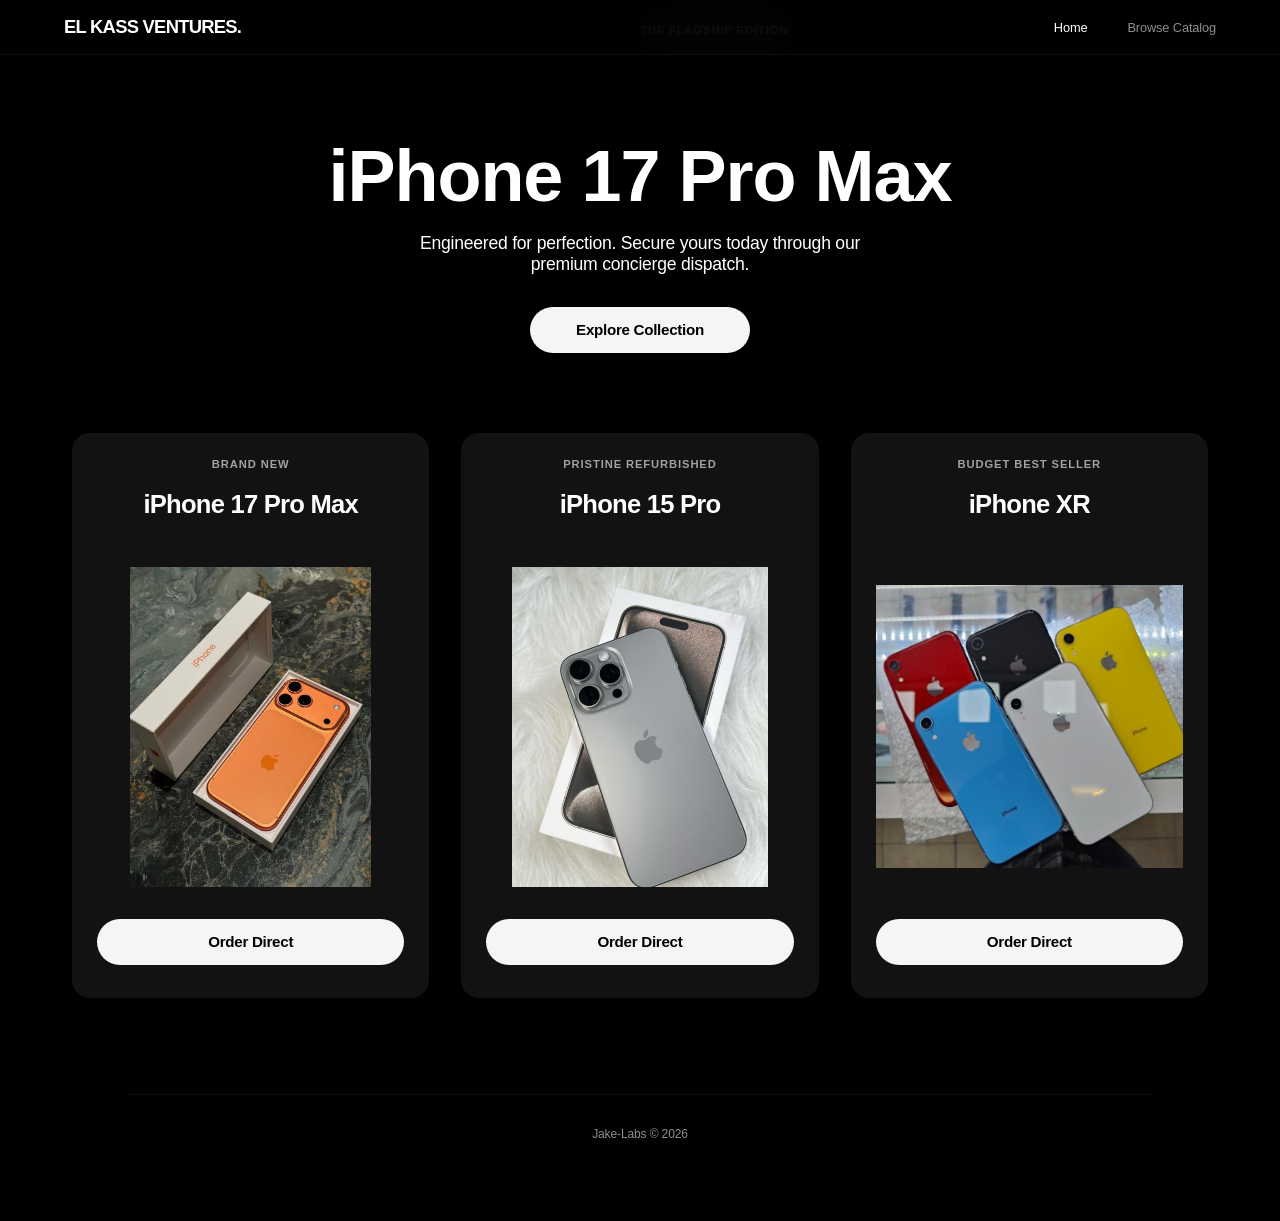
<file: index.html>
<!DOCTYPE html>
<html lang="en">
<head>
  <meta charset="UTF-8">
  <title>EL KASS VENTURES | Premium Apple Marketplace</title>
  <meta name="viewport" content="width=device-width, initial-scale=1.0">
  <link rel="stylesheet" href="style.css">
</head>
<body>

<header>
  <nav class="navbar">
    <a href="index.html" class="logo">EL KASS VENTURES.</a>
    <ul class="nav-links">
      <li><a href="index.html" class="active">Home</a></li>
      <li><a href="shop.html">Browse Catalog</a></li>
    </ul>
  </nav>
</header>

<section class="catalog-section" style="text-align: center; border-bottom: 1px solid var(--border-line);">
  <span class="item-badge" style="color: var(--text-muted)">The Flagship Edition</span>
  <h1 style="font-size: clamp(2.3rem, 6vw, 4.5rem); font-weight: 600; letter-spacing: -1px; margin-bottom: 1rem;">iPhone 17 Pro Max</h1>
  <p style="color: var(--text-muted); max-width: 500px; margin: 0 auto 2rem auto; font-size: 1.1rem;">Engineered for perfection. Secure yours today through our premium concierge dispatch.</p>
  <a href="shop.html" class="action-cta" style="max-width: 220px; margin: 0 auto;">Explore Collection</a>
</section>

<section class="catalog-section">
  <div class="grid-system">
    
    <div class="product-panel">
      <span class="item-badge">Brand New</span>
      <h3 class="panel-title">iPhone 17 Pro Max</h3>
      <img src="images/iphone17promax.jpg" alt="iPhone 17 Pro Max">
      <a href="checkout.html?model=iPhone%2017%20Pro%20Max" class="action-cta">Order Direct</a>
    </div>

    <div class="product-panel">
      <span class="item-badge">Pristine Refurbished</span>
      <h3 class="panel-title">iPhone 15 Pro</h3>
      <img src="images/iphone15pro.jpg" alt="iPhone 15 Pro">
      <a href="checkout.html?model=iPhone%2015%20Pro" class="action-cta">Order Direct</a>
    </div>

    <div class="product-panel">
      <span class="item-badge">Budget Best Seller</span>
      <h3 class="panel-title">iPhone XR</h3>
      <img src="images/iphonexr.jpg" alt="iPhone XR">
      <a href="checkout.html?model=iPhone%20XR" class="action-cta">Order Direct</a>
    </div>

  </div>
</section>

<footer>Jake-Labs © 2026</footer>
</body>
</html>
</file>
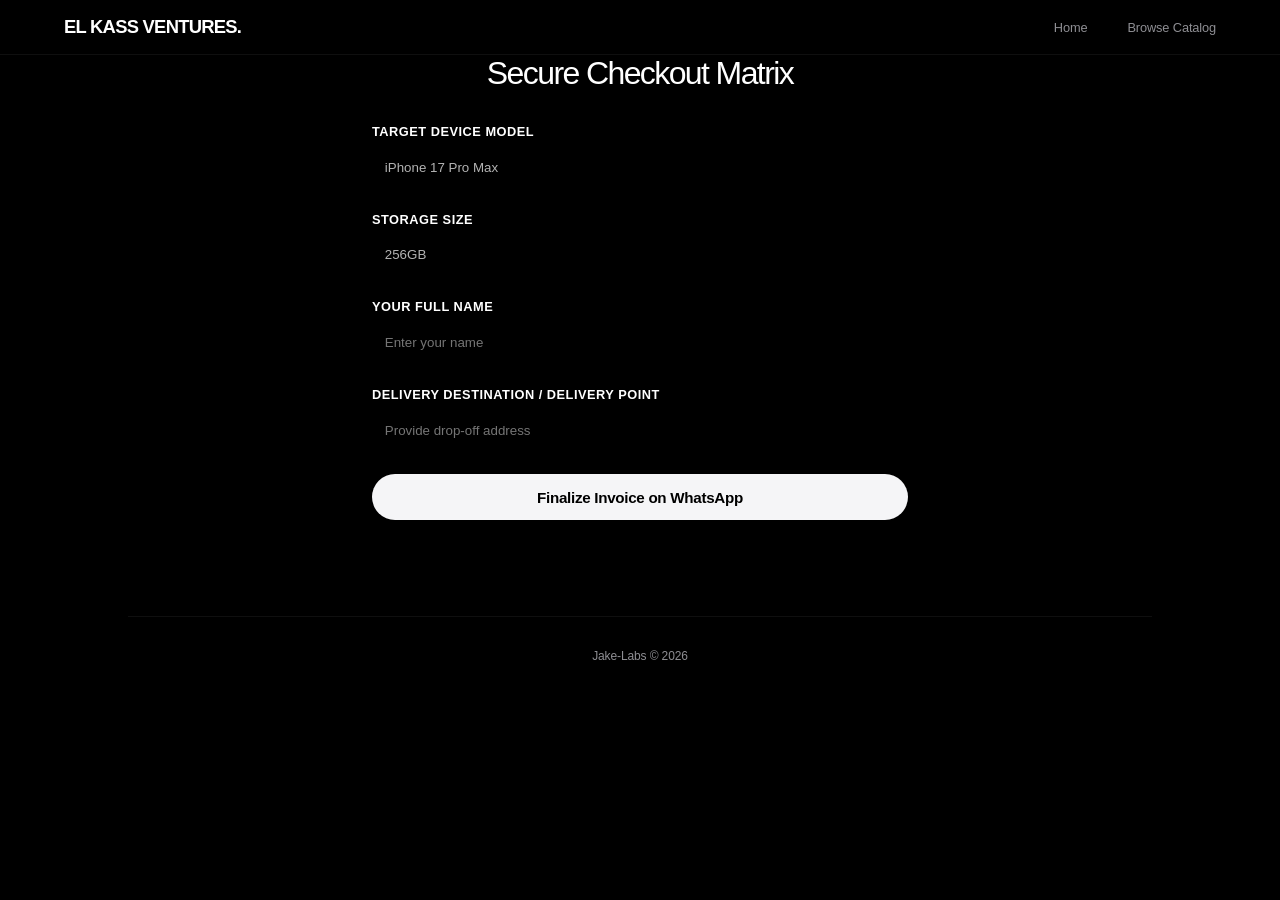
<file: checkout.html>
<!DOCTYPE html>
<html lang="en">
<head>
  <meta charset="UTF-8">
  <title>Direct Verification | EL KASS VENTURES</title>
  <meta name="viewport" content="width=device-width, initial-scale=1.0">
  <link rel="stylesheet" href="style.css">
  <style>
    .form-group { margin-bottom: 1.5rem; }
    label { display: block; font-size: 0.8rem; color: var(--text-muted); margin-bottom: 0.5rem; text-transform: uppercase; letter-spacing: 0.5px; }
    input { width: 100%; background: var(--panel-bg); border: 1px solid var(--border-line); padding: 0.8rem; color: var(--text-main); font-family: var(--font-system); }
    input:focus { border-color: var(--accent-blue); outline: none; }
  </style>
</head>
<body>

<header>
  <nav class="navbar">
    <a href="index.html" class="logo">EL KASS VENTURES.</a>
    <ul class="nav-links">
      <li><a href="index.html">Home</a></li>
      <li><a href="shop.html">Browse Catalog</a></li>
    </ul>
  </nav>
</header>

<section class="catalog-section" style="max-width: 600px; margin: 0 auto;">
  <h2 style="font-size: 2rem; font-weight: 500; margin-bottom: 2rem;">Secure Checkout Matrix</h2>
  
  <form id="orderForm">
    <div class="form-group">
      <label>Target Device Model</label>
      <input type="text" id="deviceModel" readonly style="opacity: 0.7; cursor: not-allowed;">
    </div>

    <div class="form-group">
      <label>Storage Size</label>
      <input type="text" id="deviceStorage" readonly style="opacity: 0.7; cursor: not-allowed;">
    </div>

    <div class="form-group">
      <label>Your Full Name</label>
      <input type="text" id="customerName" placeholder="Enter your name" required>
    </div>

    <div class="form-group">
      <label>Delivery Destination / Delivery Point</label>
      <input type="text" id="customerLocation" placeholder="Provide drop-off address" required>
    </div>

    <button type="submit" class="action-cta" style="cursor: pointer; margin-top: 1rem;">Finalize Invoice on WhatsApp</button>
  </form>
</section>

<script>
  const urlParams = new URLSearchParams(window.location.search);
  const selectedModel = urlParams.get('model') || "iPhone 17 Pro Max";
  const selectedStorage = urlParams.get('storage') || "256GB";

  document.getElementById('deviceModel').value = decodeURIComponent(selectedModel);
  document.getElementById('deviceStorage').value = decodeURIComponent(selectedStorage);

  document.getElementById('orderForm').addEventListener('submit', function(e) {
    e.preventDefault();
    
    const STORE_WHATSAPP = "233556770503"; 
    
    const model = document.getElementById('deviceModel').value;
    const storage = document.getElementById('deviceStorage').value;
    const name = document.getElementById('customerName').value;
    const location = document.getElementById('customerLocation').value;
    
    const message = `✨ NEW ORDER | EL KASS VENTURES ✨\n\n` +
                    `📱 Device Model: ${model}\n` +
                    `💾 Storage Tier: ${storage}\n` +
                    `👤 Buyer Name: ${name}\n` +
                    `📍 Delivery To: ${location}\n\n` +
                    `Please check stock availability and send payment information. Thank you!`;
                    
    const targetUrl = `https://wa.me/${STORE_WHATSAPP}?text=${encodeURIComponent(message)}`;
    window.open(targetUrl, '_blank');
  });
</script>

<footer>Jake-Labs © 2026</footer>
</body>
</html>
</file>
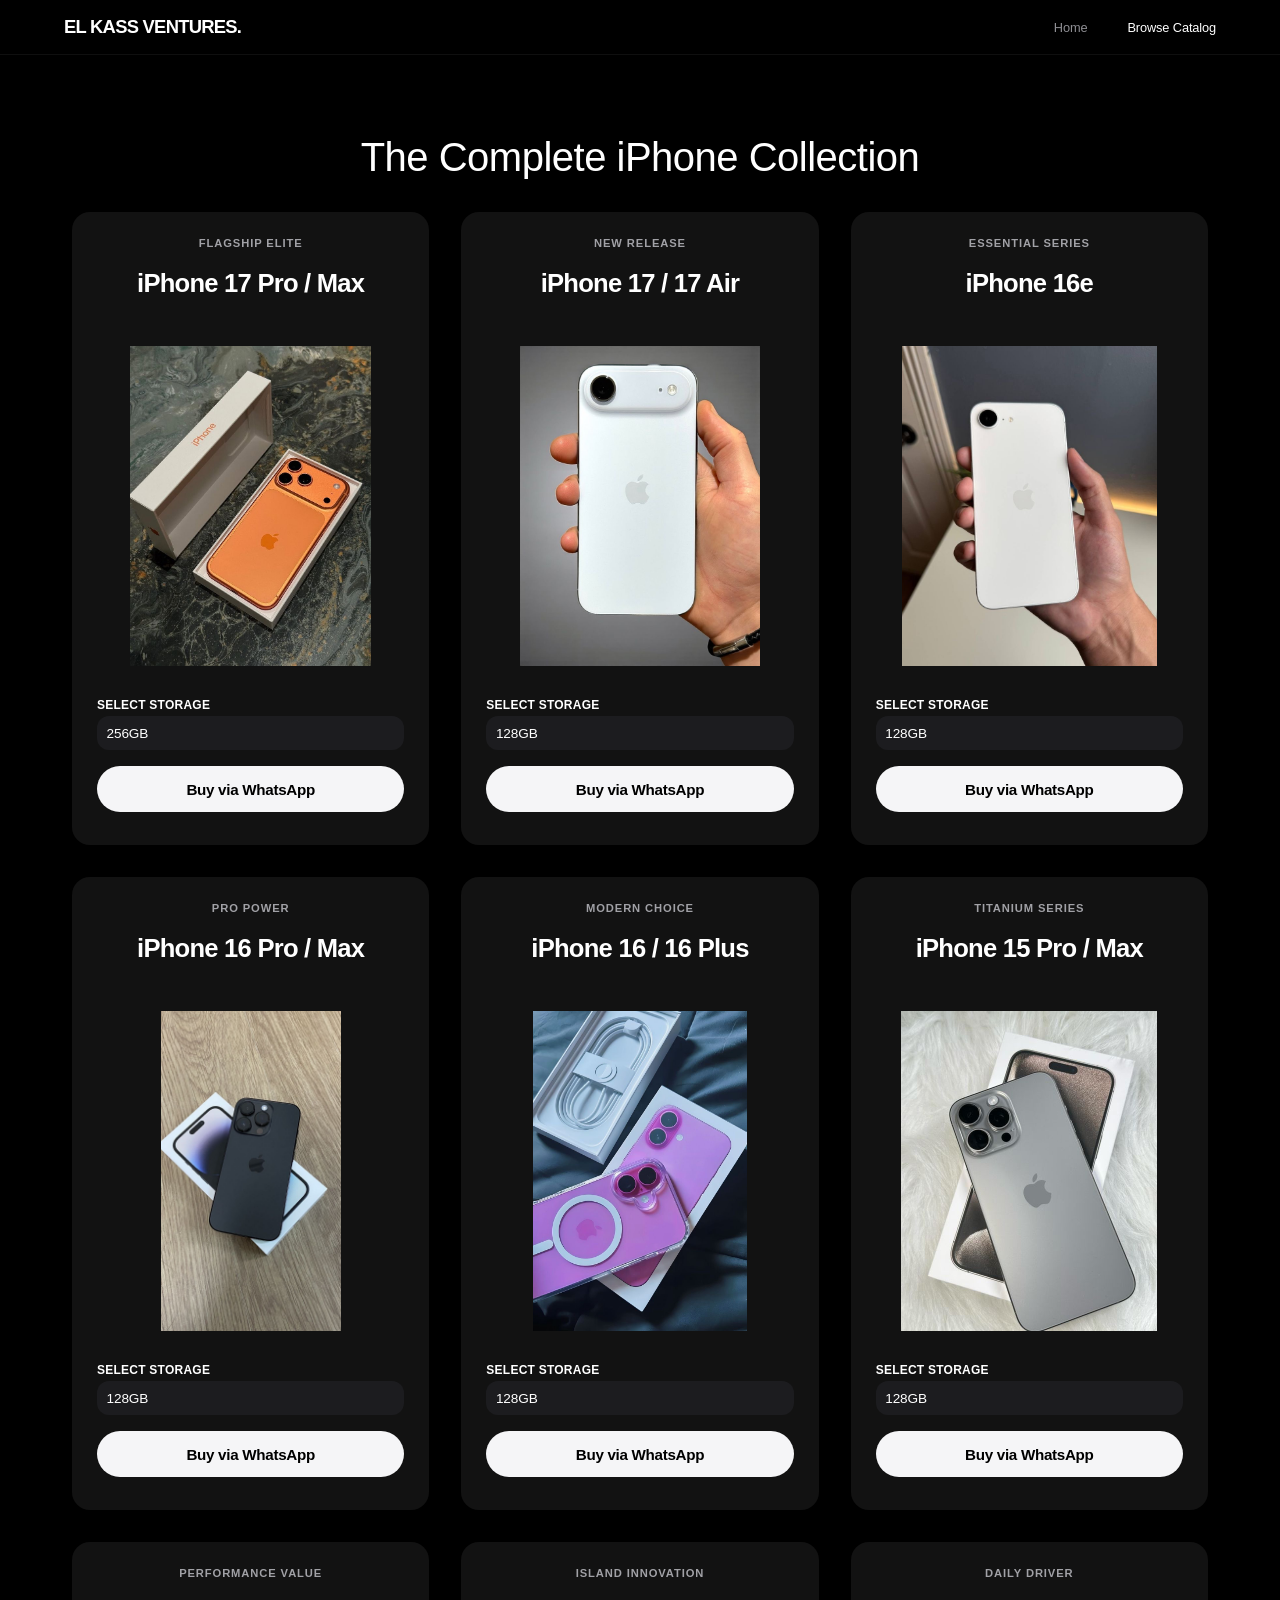
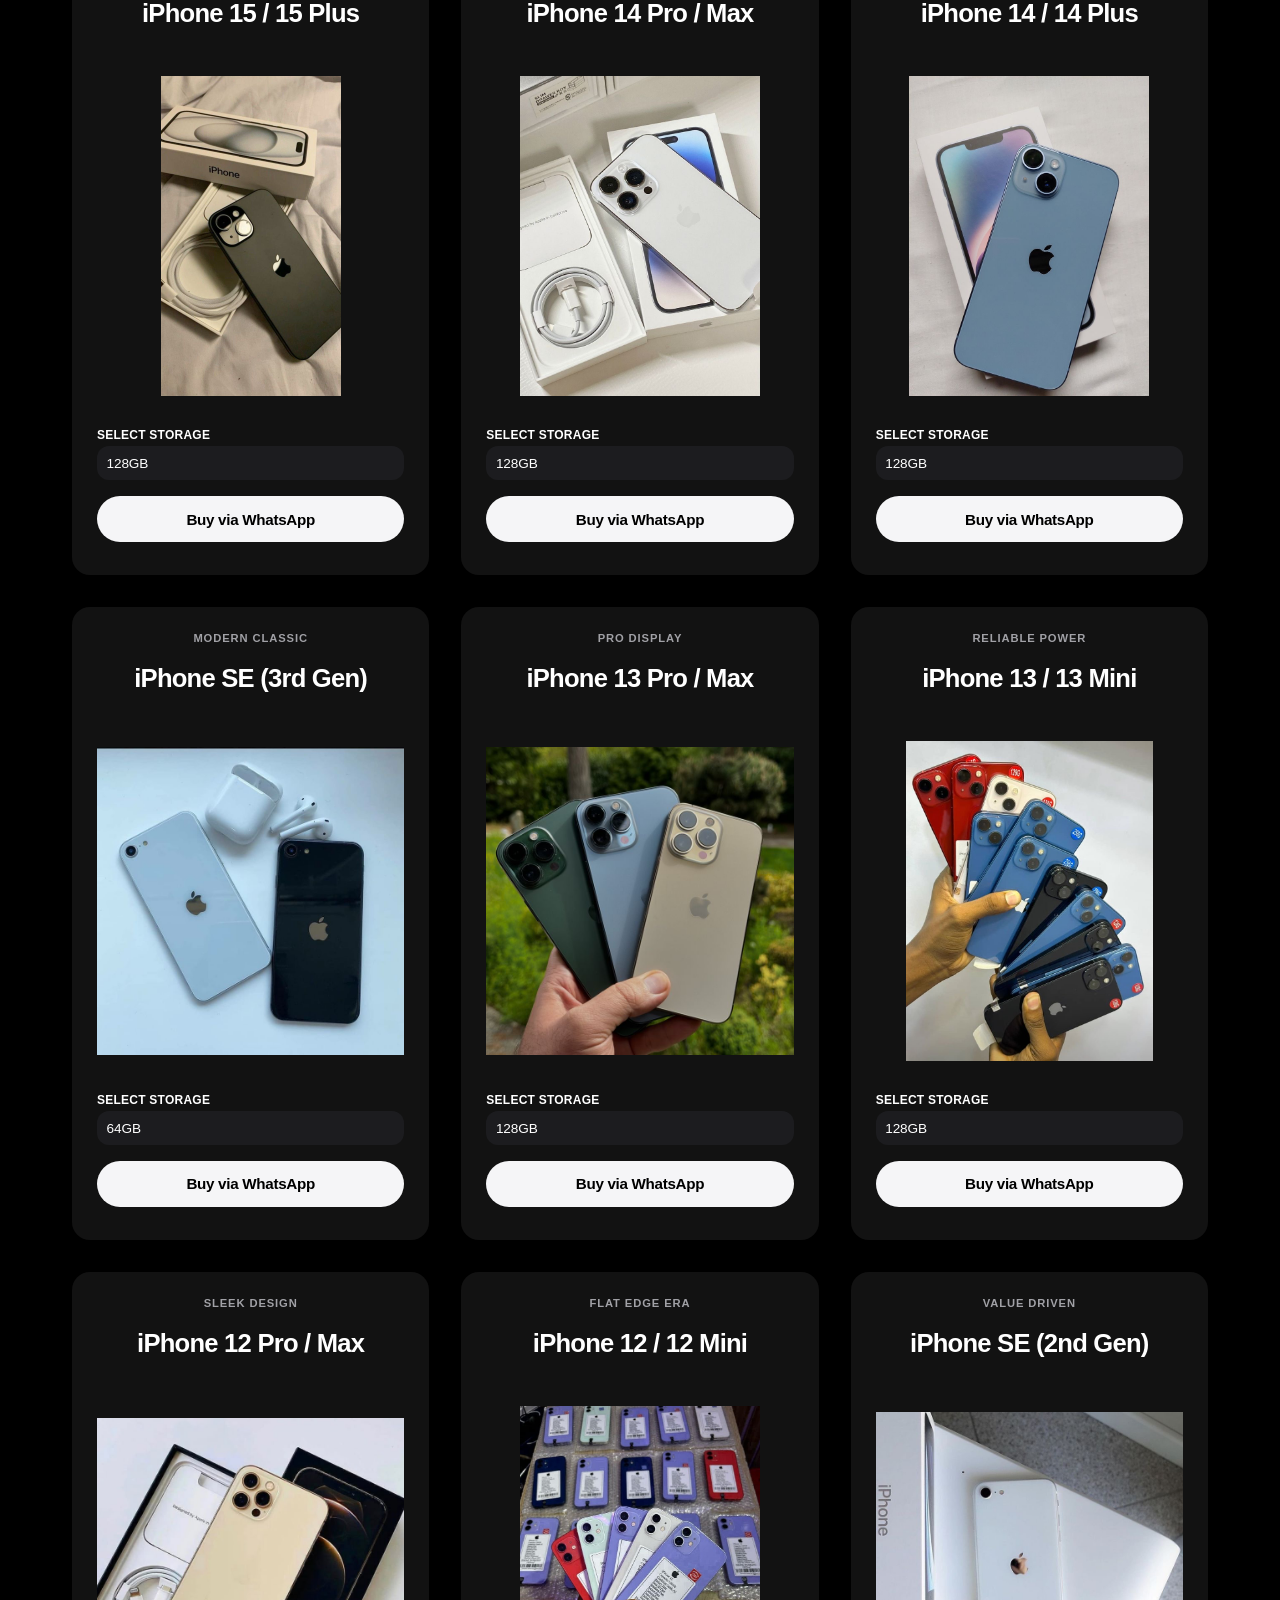
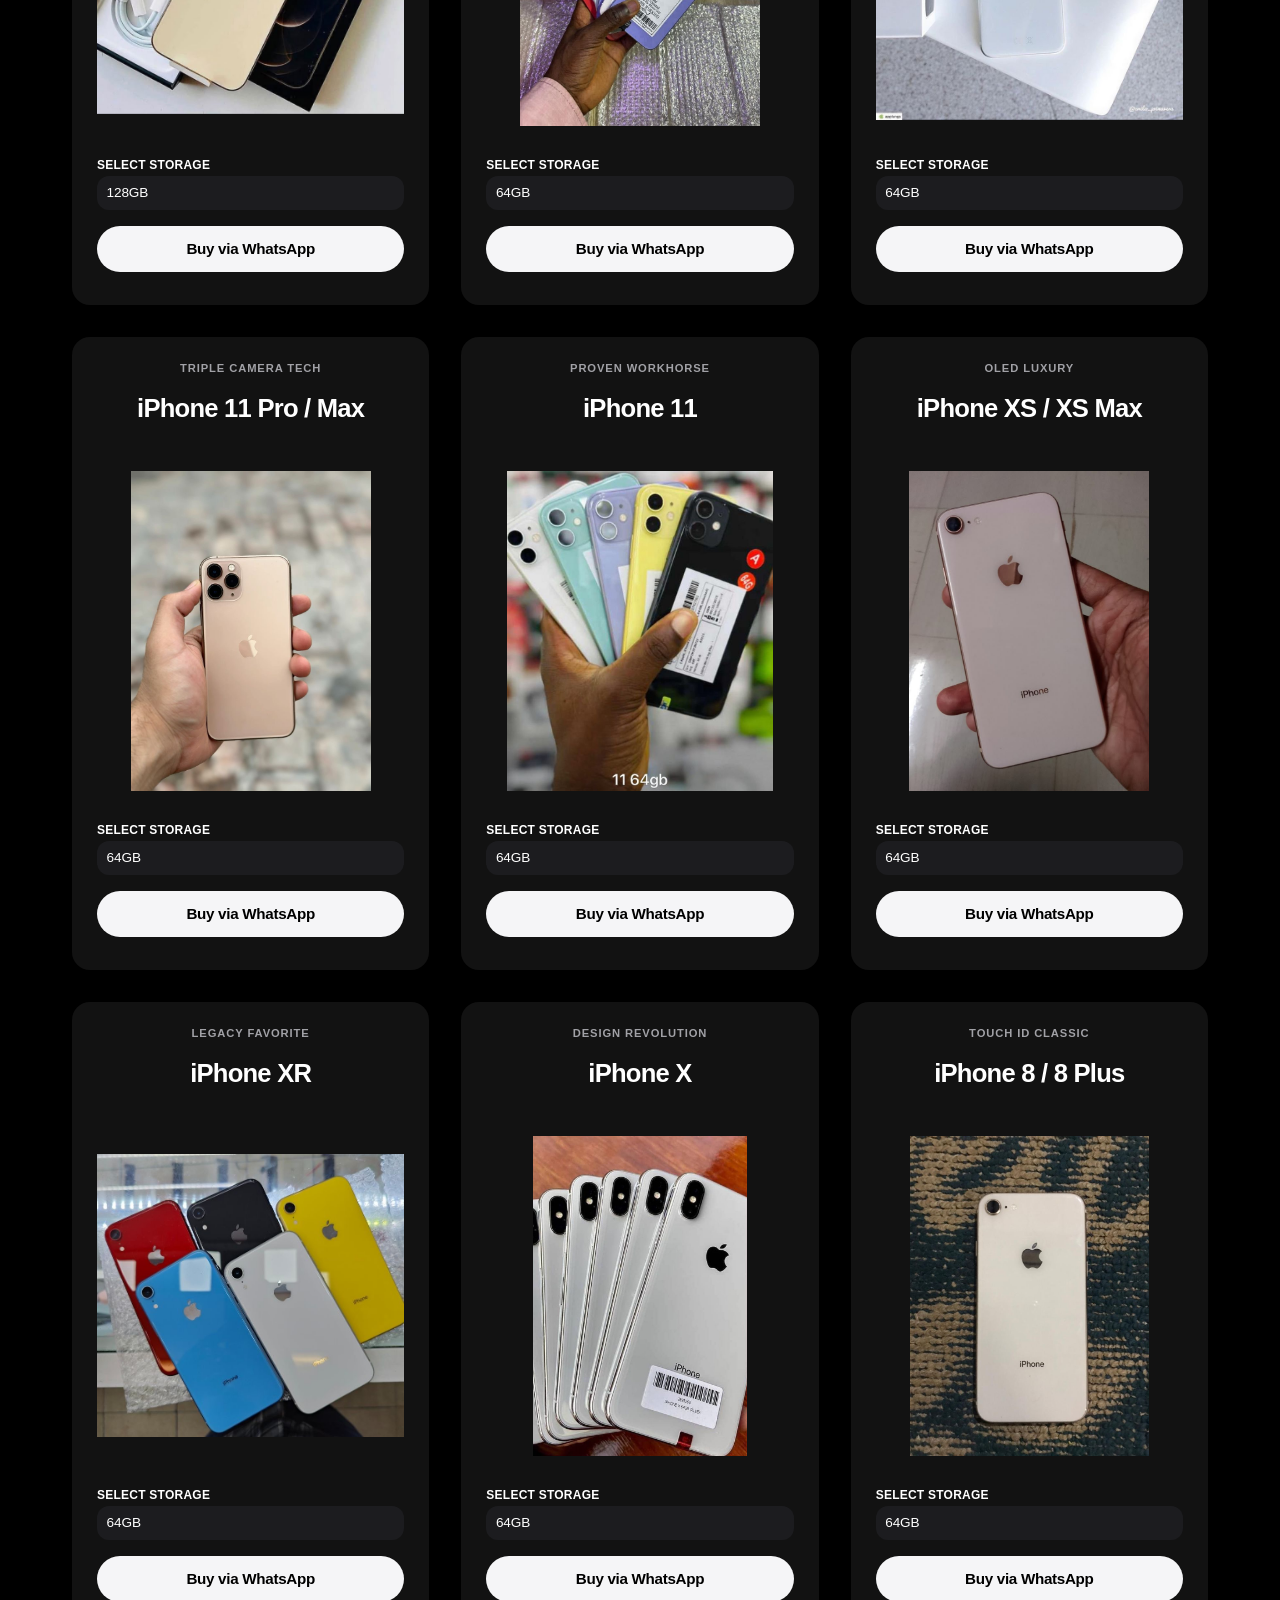
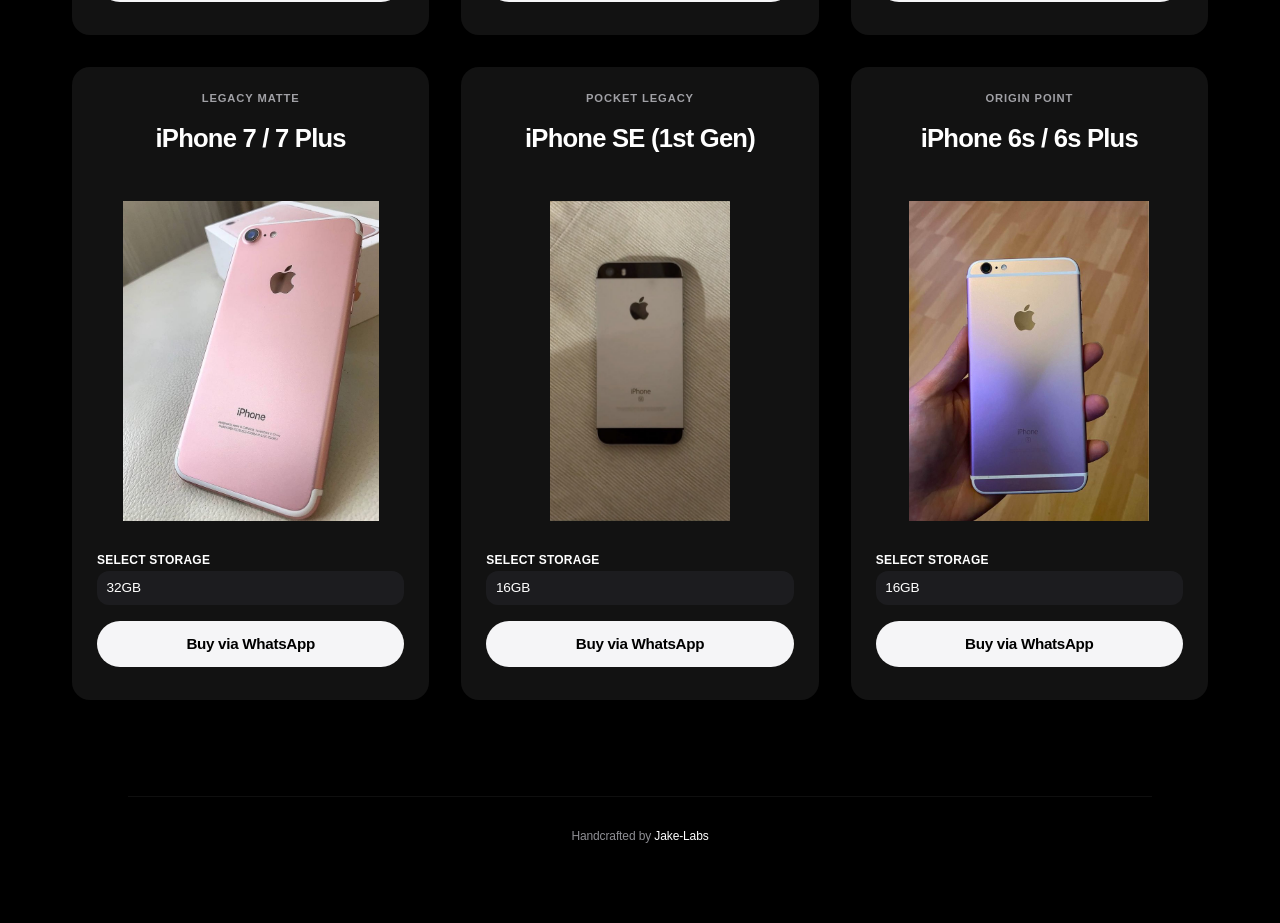
<file: shop.html>
<!DOCTYPE html>
<html lang="en">
<head>
  <meta charset="UTF-8">
  <title>The Catalog | EL KASS VENTURES</title>
  <meta name="viewport" content="width=device-width, initial-scale=1.0">
  <link rel="stylesheet" href="style.css">
  <style>
    .storage-select {
      width: 100%;
      background: #1c1c1f;
      border: 1px solid var(--border-line);
      color: var(--text-main);
      padding: 0.6rem;
      margin-bottom: 1rem;
      font-family: var(--font-system);
      font-size: 0.85rem;
    }
    .storage-select:focus { border-color: var(--accent-blue); outline: none; }
    label { font-size:0.75rem; color:var(--text-muted); display:block; margin-bottom:0.25rem; text-transform: uppercase; }
  </style>
</head>
<body>

<header>
  <nav class="navbar">
    <a href="index.html" class="logo">EL KASS VENTURES.</a>
    <ul class="nav-links">
      <li><a href="index.html">Home</a></li>
      <li><a href="shop.html" class="active">Browse Catalog</a></li>
    </ul>
  </nav>
</header>

<section class="catalog-section">
  <h2 style="font-size: 2.5rem; font-weight: 500; margin-bottom: 2rem; letter-spacing: -0.5px;">The Complete iPhone Collection</h2>
  
  <div class="grid-system">
    
    <!-- iPhone 17 Pro / 17 Pro Max -->
    <div class="product-panel">
      <span class="item-badge">Flagship Elite</span>
      <h3 class="panel-title">iPhone 17 Pro / Max</h3>
      <img src="images/iphone17promax.jpg" alt="iPhone 17 Pro Max">
      <label>Select Storage</label>
      <select class="storage-select" data-model="iPhone 17 Pro / Max">
        <option value="256GB">256GB</option>
        <option value="512GB">512GB</option>
        <option value="1TB">1TB</option>
      </select>
      <button class="action-cta buy-btn">Buy via WhatsApp</button>
    </div>

    <!-- iPhone 17 / 17 Air -->
    <div class="product-panel">
      <span class="item-badge">New Release</span>
      <h3 class="panel-title">iPhone 17 / 17 Air</h3>
      <img src="images/iphone17.jpg" alt="iPhone 17">
      <label>Select Storage</label>
      <select class="storage-select" data-model="iPhone 17 / Air">
        <option value="128GB">128GB</option>
        <option value="256GB">256GB</option>
        <option value="512GB">512GB</option>
      </select>
      <button class="action-cta buy-btn">Buy via WhatsApp</button>
    </div>

    <!-- iPhone 16e -->
    <div class="product-panel">
      <span class="item-badge">Essential Series</span>
      <h3 class="panel-title">iPhone 16e</h3>
      <img src="images/iphone16e.jpg" alt="iPhone 16e">
      <label>Select Storage</label>
      <select class="storage-select" data-model="iPhone 16e">
        <option value="128GB">128GB</option>
        <option value="256GB">256GB</option>
      </select>
      <button class="action-cta buy-btn">Buy via WhatsApp</button>
    </div>

    <!-- iPhone 16 Pro / 16 Pro Max -->
    <div class="product-panel">
      <span class="item-badge">Pro Power</span>
      <h3 class="panel-title">iPhone 16 Pro / Max</h3>
      <img src="images/iphone16pro.jpg" alt="iPhone 16 Pro Max">
      <label>Select Storage</label>
      <select class="storage-select" data-model="iPhone 16 Pro / Max">
        <option value="128GB">128GB</option>
        <option value="256GB">256GB</option>
        <option value="512GB">512GB</option>
        <option value="1TB">1TB</option>
      </select>
      <button class="action-cta buy-btn">Buy via WhatsApp</button>
    </div>

    <!-- iPhone 16 / 16 Plus -->
    <div class="product-panel">
      <span class="item-badge">Modern Choice</span>
      <h3 class="panel-title">iPhone 16 / 16 Plus</h3>
      <img src="images/iphone16.jpg" alt="iPhone 16">
      <label>Select Storage</label>
      <select class="storage-select" data-model="iPhone 16 / Plus">
        <option value="128GB">128GB</option>
        <option value="256GB">256GB</option>
        <option value="512GB">512GB</option>
      </select>
      <button class="action-cta buy-btn">Buy via WhatsApp</button>
    </div>

    <!-- iPhone 15 Pro / 15 Pro Max -->
    <div class="product-panel">
      <span class="item-badge">Titanium Series</span>
      <h3 class="panel-title">iPhone 15 Pro / Max</h3>
      <img src="images/iphone15pro.jpg" alt="iPhone 15 Pro Max">
      <label>Select Storage</label>
      <select class="storage-select" data-model="iPhone 15 Pro / Max">
        <option value="128GB">128GB</option>
        <option value="256GB">256GB</option>
        <option value="512GB">512GB</option>
        <option value="1TB">1TB</option>
      </select>
      <button class="action-cta buy-btn">Buy via WhatsApp</button>
    </div>

    <!-- iPhone 15 / 15 Plus -->
    <div class="product-panel">
      <span class="item-badge">Performance Value</span>
      <h3 class="panel-title">iPhone 15 / 15 Plus</h3>
      <img src="images/iphone15.jpg" alt="iPhone 15">
      <label>Select Storage</label>
      <select class="storage-select" data-model="iPhone 15 / Plus">
        <option value="128GB">128GB</option>
        <option value="256GB">256GB</option>
        <option value="512GB">512GB</option>
      </select>
      <button class="action-cta buy-btn">Buy via WhatsApp</button>
    </div>

    <!-- iPhone 14 Pro / 14 Pro Max -->
    <div class="product-panel">
      <span class="item-badge">Island Innovation</span>
      <h3 class="panel-title">iPhone 14 Pro / Max</h3>
      <img src="images/iphone14pro.jpg" alt="iPhone 14 Pro Max">
      <label>Select Storage</label>
      <select class="storage-select" data-model="iPhone 14 Pro / Max">
        <option value="128GB">128GB</option>
        <option value="256GB">256GB</option>
        <option value="512GB">512GB</option>
        <option value="1TB">1TB</option>
      </select>
      <button class="action-cta buy-btn">Buy via WhatsApp</button>
    </div>

    <!-- iPhone 14 / 14 Plus -->
    <div class="product-panel">
      <span class="item-badge">Daily Driver</span>
      <h3 class="panel-title">iPhone 14 / 14 Plus</h3>
      <img src="images/iphone14.jpg" alt="iPhone 14">
      <label>Select Storage</label>
      <select class="storage-select" data-model="iPhone 14 / Plus">
        <option value="128GB">128GB</option>
        <option value="256GB">256GB</option>
        <option value="512GB">512GB</option>
      </select>
      <button class="action-cta buy-btn">Buy via WhatsApp</button>
    </div>

    <!-- iPhone SE (3rd Gen) -->
    <div class="product-panel">
      <span class="item-badge">Modern Classic</span>
      <h3 class="panel-title">iPhone SE (3rd Gen)</h3>
      <img src="images/iphonese3.jpg" alt="iPhone SE 3rd Gen">
      <label>Select Storage</label>
      <select class="storage-select" data-model="iPhone SE (3rd Gen)">
        <option value="64GB">64GB</option>
        <option value="128GB">128GB</option>
        <option value="256GB">256GB</option>
      </select>
      <button class="action-cta buy-btn">Buy via WhatsApp</button>
    </div>

    <!-- iPhone 13 Pro / 13 Pro Max -->
    <div class="product-panel">
      <span class="item-badge">Pro Display</span>
      <h3 class="panel-title">iPhone 13 Pro / Max</h3>
      <img src="images/iphone13pro.jpg" alt="iPhone 13 Pro Max">
      <label>Select Storage</label>
      <select class="storage-select" data-model="iPhone 13 Pro / Max">
        <option value="128GB">128GB</option>
        <option value="256GB">256GB</option>
        <option value="512GB">512GB</option>
        <option value="1TB">1TB</option>
      </select>
      <button class="action-cta buy-btn">Buy via WhatsApp</button>
    </div>

    <!-- iPhone 13 / 13 Mini -->
    <div class="product-panel">
      <span class="item-badge">Reliable Power</span>
      <h3 class="panel-title">iPhone 13 / 13 Mini</h3>
      <img src="images/iphone13.jpg" alt="iPhone 13">
      <label>Select Storage</label>
      <select class="storage-select" data-model="iPhone 13 / Mini">
        <option value="128GB">128GB</option>
        <option value="256GB">256GB</option>
        <option value="512GB">512GB</option>
      </select>
      <button class="action-cta buy-btn">Buy via WhatsApp</button>
    </div>

    <!-- iPhone 12 Pro / 12 Pro Max -->
    <div class="product-panel">
      <span class="item-badge">Sleek Design</span>
      <h3 class="panel-title">iPhone 12 Pro / Max</h3>
      <img src="images/iphone12pro.jpg" alt="iPhone 12 Pro Max">
      <label>Select Storage</label>
      <select class="storage-select" data-model="iPhone 12 Pro / Max">
        <option value="128GB">128GB</option>
        <option value="256GB">256GB</option>
        <option value="512GB">512GB</option>
      </select>
      <button class="action-cta buy-btn">Buy via WhatsApp</button>
    </div>

    <!-- iPhone 12 / 12 Mini -->
    <div class="product-panel">
      <span class="item-badge">Flat Edge Era</span>
      <h3 class="panel-title">iPhone 12 / 12 Mini</h3>
      <img src="images/iphone12.jpg" alt="iPhone 12">
      <label>Select Storage</label>
      <select class="storage-select" data-model="iPhone 12 / Mini">
        <option value="64GB">64GB</option>
        <option value="128GB">128GB</option>
        <option value="256GB">256GB</option>
      </select>
      <button class="action-cta buy-btn">Buy via WhatsApp</button>
    </div>

    <!-- iPhone SE (2nd Gen) -->
    <div class="product-panel">
      <span class="item-badge">Value Driven</span>
      <h3 class="panel-title">iPhone SE (2nd Gen)</h3>
      <img src="images/iphonese2.jpg" alt="iPhone SE 2nd Gen">
      <label>Select Storage</label>
      <select class="storage-select" data-model="iPhone SE (2nd Gen)">
        <option value="64GB">64GB</option>
        <option value="128GB">128GB</option>
        <option value="256GB">256GB</option>
      </select>
      <button class="action-cta buy-btn">Buy via WhatsApp</button>
    </div>

    <!-- iPhone 11 Pro / 11 Pro Max -->
    <div class="product-panel">
      <span class="item-badge">Triple Camera Tech</span>
      <h3 class="panel-title">iPhone 11 Pro / Max</h3>
      <img src="images/iphone11pro.jpg" alt="iPhone 11 Pro Max">
      <label>Select Storage</label>
      <select class="storage-select" data-model="iPhone 11 Pro / Max">
        <option value="64GB">64GB</option>
        <option value="256GB">256GB</option>
        <option value="512GB">512GB</option>
      </select>
      <button class="action-cta buy-btn">Buy via WhatsApp</button>
    </div>

    <!-- iPhone 11 -->
    <div class="product-panel">
      <span class="item-badge">Proven Workhorse</span>
      <h3 class="panel-title">iPhone 11</h3>
      <img src="images/iphone11.jpg" alt="iPhone 11">
      <label>Select Storage</label>
      <select class="storage-select" data-model="iPhone 11">
        <option value="64GB">64GB</option>
        <option value="128GB">128GB</option>
        <option value="256GB">256GB</option>
      </select>
      <button class="action-cta buy-btn">Buy via WhatsApp</button>
    </div>

    <!-- iPhone XS / XS Max -->
    <div class="product-panel">
      <span class="item-badge">OLED Luxury</span>
      <h3 class="panel-title">iPhone XS / XS Max</h3>
      <img src="images/iphonexsmax.jpg" alt="iPhone XS Max">
      <label>Select Storage</label>
      <select class="storage-select" data-model="iPhone XS / Max">
        <option value="64GB">64GB</option>
        <option value="256GB">256GB</option>
        <option value="512GB">512GB</option>
      </select>
      <button class="action-cta buy-btn">Buy via WhatsApp</button>
    </div>

    <!-- iPhone XR -->
    <div class="product-panel">
      <span class="item-badge">Legacy Favorite</span>
      <h3 class="panel-title">iPhone XR</h3>
      <img src="images/iphonexr.jpg" alt="iPhone XR">
      <label>Select Storage</label>
      <select class="storage-select" data-model="iPhone XR">
        <option value="64GB">64GB</option>
        <option value="128GB">128GB</option>
        <option value="256GB">256GB</option>
      </select>
      <button class="action-cta buy-btn">Buy via WhatsApp</button>
    </div>

    <!-- iPhone X -->
    <div class="product-panel">
      <span class="item-badge">Design Revolution</span>
      <h3 class="panel-title">iPhone X</h3>
      <img src="images/iphonex.jpg" alt="iPhone X">
      <label>Select Storage</label>
      <select class="storage-select" data-model="iPhone X">
        <option value="64GB">64GB</option>
        <option value="256GB">256GB</option>
      </select>
      <button class="action-cta buy-btn">Buy via WhatsApp</button>
    </div>

    <!-- iPhone 8 / 8 Plus -->
    <div class="product-panel">
      <span class="item-badge">Touch ID Classic</span>
      <h3 class="panel-title">iPhone 8 / 8 Plus</h3>
      <img src="images/iphone8.jpg" alt="iPhone 8">
      <label>Select Storage</label>
      <select class="storage-select" data-model="iPhone 8 / Plus">
        <option value="64GB">64GB</option>
        <option value="128GB">128GB</option>
        <option value="256GB">256GB</option>
      </select>
      <button class="action-cta buy-btn">Buy via WhatsApp</button>
    </div>

    <!-- iPhone 7 / 7 Plus -->
    <div class="product-panel">
      <span class="item-badge">Legacy Matte</span>
      <h3 class="panel-title">iPhone 7 / 7 Plus</h3>
      <img src="images/iphone7.jpg" alt="iPhone 7">
      <label>Select Storage</label>
      <select class="storage-select" data-model="iPhone 7 / Plus">
        <option value="32GB">32GB</option>
        <option value="128GB">128GB</option>
        <option value="256GB">256GB</option>
      </select>
      <button class="action-cta buy-btn">Buy via WhatsApp</button>
    </div>

    <!-- iPhone SE (1st Gen) -->
    <div class="product-panel">
      <span class="item-badge">Pocket Legacy</span>
      <h3 class="panel-title">iPhone SE (1st Gen)</h3>
      <img src="images/iphonese1.jpg" alt="iPhone SE 1st Gen">
      <label>Select Storage</label>
      <select class="storage-select" data-model="iPhone SE (1st Gen)">
        <option value="16GB">16GB</option>
        <option value="32GB">32GB</option>
        <option value="64GB">64GB</option>
        <option value="128GB">128GB</option>
      </select>
      <button class="action-cta buy-btn">Buy via WhatsApp</button>
    </div>

    <!-- iPhone 6s / 6s Plus -->
    <div class="product-panel">
      <span class="item-badge">Origin Point</span>
      <h3 class="panel-title">iPhone 6s / 6s Plus</h3>
      <img src="images/iphone6s.jpg" alt="iPhone 6s">
      <label>Select Storage</label>
      <select class="storage-select" data-model="iPhone 6s / Plus">
        <option value="16GB">16GB</option>
        <option value="32GB">32GB</option>
        <option value="64GB">64GB</option>
        <option value="128GB">128GB</option>
      </select>
      <button class="action-cta buy-btn">Buy via WhatsApp</button>
    </div>

  </div>
</section>

<script>
  document.querySelectorAll('.buy-btn').forEach(button => {
    button.addEventListener('click', function() {
      const panel = this.parentElement;
      const selectMenu = panel.querySelector('.storage-select');
      const selectedModel = selectMenu.getAttribute('data-model');
      const selectedStorage = selectMenu.value;
      
      window.location.href = `checkout.html?model=${encodeURIComponent(selectedModel)}&storage=${encodeURIComponent(selectedStorage)}`;
    });
  });
</script>

<footer>Handcrafted by <a href="#" target="_blank">Jake-Labs</a></footer>
</body>
</html>
</file>
<file: style.css>
/* Authentic Apple System Architecture - Black & Silver Edition */
:root {
  --apple-bg: #000000;
  --apple-surface: #121212;         /* Slightly deeper dark gray for higher contrast */
  --apple-surface-hover: #1c1c1e;
  --apple-text: #ffffff;
  --apple-muted: #8e8e93;
  
  /* Silver Monochromatic Accent Profile */
  --apple-silver: #f5f5f7;
  --apple-silver-hover: #e5e5ea;
  --apple-border: rgba(255, 255, 255, 0.06);
  
  /* Updated Font Stack: Prioritizes premium display systems with tighter kerning targets */
  --font-sf: "SF Pro Display", "-apple-system", "BlinkMacSystemFont", "Helvetica Neue", "Segoe UI", Arial, sans-serif;
  
  /* Continuous Curve emulation */
  --radius-card: 18px;
  --radius-button: 999px; /* Pill shape */
  --radius-input: 12px;
}

* {
  box-sizing: border-box;
  margin: 0;
  padding: 0;
}

body {
  background-color: var(--apple-bg);
  color: var(--apple-text);
  font-family: var(--font-sf);
  -webkit-font-smoothing: antialiased;
  -moz-osx-font-smoothing: grayscale;
  letter-spacing: -0.015em; /* Tighter baseline text */
  padding-bottom: 5rem;
}

/* The Apple Glass Header */
.navbar {
  display: flex;
  justify-content: space-between;
  align-items: center;
  padding: 1rem 4rem;
  background-color: rgba(0, 0, 0, 0.75);
  backdrop-filter: saturate(180%) blur(20px);
  -webkit-backdrop-filter: saturate(180%) blur(20px);
  position: sticky;
  top: 0;
  z-index: 9999;
  border-bottom: 1px solid var(--apple-border);
}

.logo {
  font-size: 1.15rem;
  font-weight: 700; /* Bolder geometric branding punch */
  letter-spacing: -0.04em; /* Ultra-tight track */
  color: var(--apple-text);
  text-decoration: none;
}

.nav-links {
  display: flex;
  list-style: none;
  gap: 2.5rem;
}

.nav-links a {
  color: var(--apple-muted);
  text-decoration: none;
  font-size: 0.8rem;
  font-weight: 500;
  letter-spacing: -0.01em;
  transition: color 0.2s ease;
}

.nav-links a:hover, .nav-links a.active {
  color: var(--apple-text);
}

/* Spatial Layout */
.catalog-section {
  max-width: 1200px;
  margin: 5rem auto 0 auto;
  padding: 0 2rem;
}

.catalog-section h2 {
  font-size: 3.25rem;
  font-weight: 700; /* Swapped to Heavy/Bold display tracking */
  letter-spacing: -0.05em; /* Deep compression for premium look */
  margin-bottom: 3rem;
  text-align: center;
}

.grid-system {
  display: grid;
  grid-template-columns: repeat(auto-fill, minmax(300px, 1fr));
  gap: 2rem;
}

/* The Apple Container */
.product-panel {
  background-color: var(--apple-surface);
  border-radius: var(--radius-card);
  padding: 2.5rem 1.5rem 2rem 1.5rem;
  display: flex;
  flex-direction: column;
  align-items: center;
  position: relative;
  text-align: center;
  border: 1px solid transparent;
  transition: transform 0.3s cubic-bezier(0.2, 0.8, 0.2, 1), border-color 0.3s ease;
}

.product-panel:hover {
  transform: scale(1.02);
  border-color: rgba(255, 255, 255, 0.1);
}

.item-badge {
  position: absolute;
  top: 1.5rem;
  font-size: 0.7rem;
  font-weight: 700; /* Punchier metadata styling */
  color: #a1a1a6;
  text-transform: uppercase;
  letter-spacing: 0.08em; /* Elegantly expanded tracking for smaller labels */
}

.panel-title {
  font-size: 1.6rem;
  font-weight: 600;
  letter-spacing: -0.03em;
  margin-bottom: 2rem;
  margin-top: 1rem;
}

/* Maximized Phone Asset Rendering */
.product-panel img {
  width: 100%;
  height: 320px;
  object-fit: contain;
  margin-top: 1rem;
  margin-bottom: 2rem;
}

/* Clean Input Fields */
label {
  align-self: flex-start;
  font-size: 0.7rem;
  font-weight: 600;
  color: var(--apple-muted);
  margin-bottom: 0.5rem;
  letter-spacing: 0.02em;
}

.storage-select {
  width: 100%;
  background-color: rgba(255, 255, 255, 0.04);
  border: 1px solid rgba(255, 255, 255, 0.08);
  border-radius: var(--radius-input);
  color: var(--apple-text);
  padding: 1rem;
  margin-bottom: 1.5rem;
  font-family: var(--font-sf);
  font-size: 0.95rem;
  font-weight: 400;
  letter-spacing: -0.01em;
  cursor: pointer;
  appearance: none;
  -webkit-appearance: none;
  transition: border-color 0.2s ease, background-color 0.2s ease;
}

.storage-select:focus {
  outline: none;
  border-color: var(--apple-silver);
  background-color: rgba(255, 255, 255, 0.08);
}

/* Liquid Silver Normal Button Mechanics (No links underline) */
.action-cta {
  display: block;
  width: 100%;
  background-color: var(--apple-silver);
  color: #000000; /* High-contrast black text on premium silver pill */
  border: none;
  border-radius: var(--radius-button);
  padding: 0.9rem 1.5rem;
  font-family: var(--font-sf);
  font-weight: 600; /* Medium-bold for crisp button legibility */
  font-size: 0.95rem;
  letter-spacing: -0.02em;
  text-decoration: none;
  text-align: center;
  cursor: pointer;
  transition: background-color 0.2s ease, transform 0.1s ease;
}

.action-cta:hover {
  background-color: #ffffff;
}

.action-cta:active {
  transform: scale(0.96);
  background-color: var(--apple-silver-hover);
}

/* Minimalist Footer */
footer {
  text-align: center;
  margin-top: 6rem;
  color: var(--apple-muted);
  font-size: 0.75rem;
  letter-spacing: -0.01em;
  border-top: 1px solid var(--apple-border);
  padding-top: 2rem;
  width: 80%;
  margin-left: auto;
  margin-right: auto;
}

footer a {
  color: var(--apple-text);
  text-decoration: none;
  font-weight: 500;
}

footer a:hover {
  text-decoration: underline;
}

/* Mobile Adjustments */
@media (max-width: 768px) {
  .navbar { padding: 1rem 2rem; }
  .nav-links { display: none; }
  .catalog-section { padding: 0 1.5rem; }
  .catalog-section h2 { font-size: 2.5rem; }
  .product-panel { padding: 2rem 1.5rem 1.5rem 1.5rem; }
}
</file>
